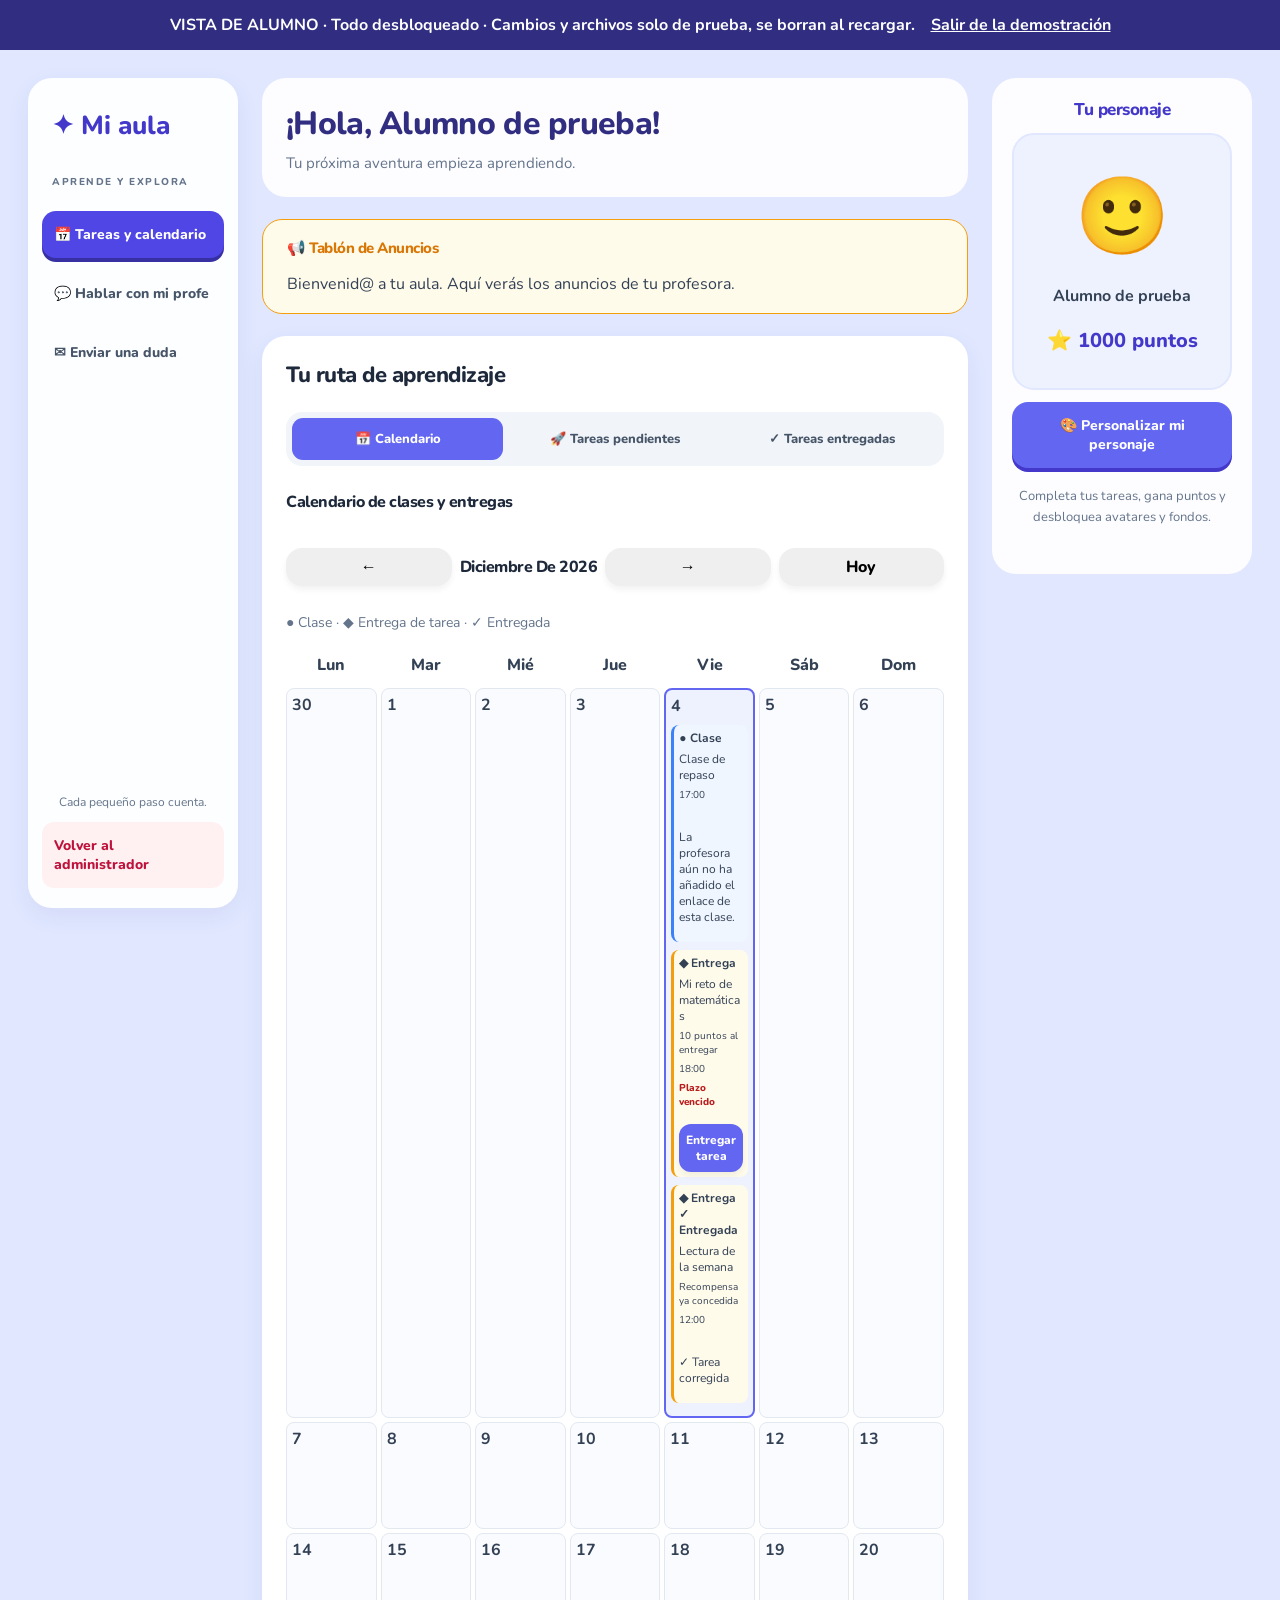
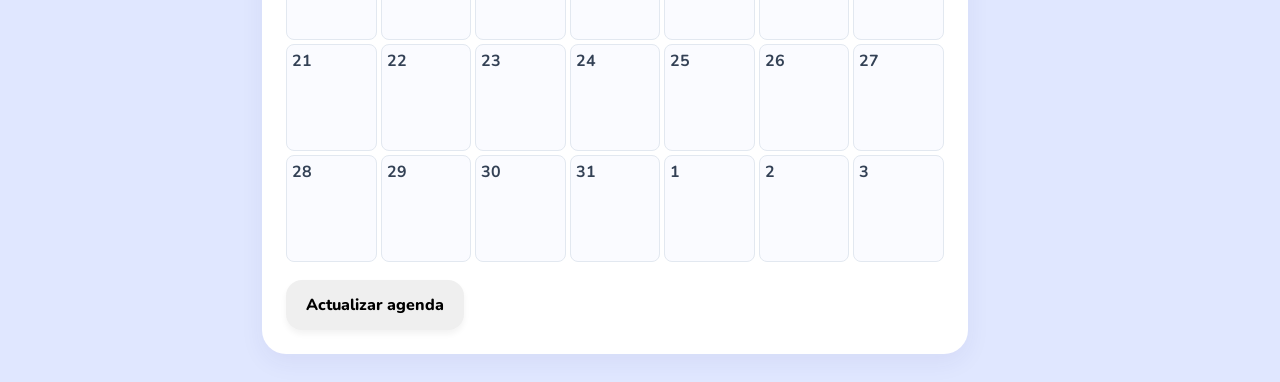
<file: demo-alumno.html>
<!doctype html>
<html lang="es">
<head>
  <meta charset="UTF-8">
  <meta name="viewport" content="width=device-width, initial-scale=1">
  <title>Vista de alumno · Demostración</title>
  <link rel="stylesheet" href="style.css">
  <link rel="stylesheet" href="recompensas.css">
  <link rel="stylesheet" href="alumno.css">
  <link rel="stylesheet" href="responsive.css">
  <style>.oculto { display: none; } .demo-aviso { padding: 14px 22px; background: #312e81; color: white; text-align: center; font-weight: 700; } .demo-aviso a { color: white; margin-left: 16px; }</style>
  <script type="importmap">
    { "imports": { "./login.js": "./demo-datos.js", "./entregas.js": "./demo-datos.js" } }
  </script>
</head>
<body>
  <p id="demo-carga" role="status">Preparando la vista de alumno…</p>
  <script type="module" src="demo-alumno.js"></script>
</body>
</html>
</file>
<file: style.css>
@import url('https://fonts.googleapis.com/css2?family=Nunito:wght@400;700;800&display=swap');

.aviso-chat { margin-top: 12px; padding-top: 12px; border-top: 1px solid #ddd6fe; }
.aviso-chat button { background: #ede9fe; color: #5b21b6; min-width: 0; width: 100%; font-size: 13px; padding: 10px; }
.aviso-chat button:disabled { opacity: .65; cursor: default; transform: none; }
.aviso-chat small { display: block; margin-top: 6px; color: #64748b; }
.aviso-chat p { font-size: 13px; margin: 6px 0 0; }
.aviso-chat p:empty { display: none; }

body {
  font-family: 'Nunito', Arial, sans-serif;
  margin: 0;
  background-color: #e0e7ff;
  color: #334155;
}

.cabecera-principal {
  text-align: center;
  font-size: 3rem; 
  font-weight: 800;
  color: #4338ca; 
  margin-top: 5vh; 
  margin-bottom: -4vh; 
  text-transform: uppercase;
  letter-spacing: 2px;
  text-shadow: 2px 2px 4px rgba(0, 0, 0, 0.1); 
}

.cabecera-subtitulo {
  text-align: center;
  font-size: 2rem; 
  font-weight: 800;
  color: #4338ca; 
  margin-top: 5vh; 
  margin-bottom: -4vh; 
  text-transform: uppercase;
  letter-spacing: 2px;
  text-shadow: 2px 2px 4px rgba(0, 0, 0, 0.1); 
}

/* Ajuste para móviles */
@media (max-width: 600px) {
  .cabecera-principal {
    font-size: 1.8rem;
    margin-top: 3vh;
    margin-bottom: 0;
  }
}

.contenedor-login {
  background: #ffffff;
  padding: 40px 30px;
  border-radius: 24px;
  box-shadow: 0 10px 25px rgba(99, 102, 241, 0.15);
  width: 100%;
  max-width: 450px;
  box-sizing: border-box;
  text-align: center;
  margin: 8vh auto;
  border: 4px solid #ffffff;
}

.bienvenido-alumno {
  font-family: 'Nunito', sans-serif;
  font-weight: 800;
  color: #4338ca;
  text-transform: uppercase;
  letter-spacing: 2px;
  text-shadow: 2px 2px 4px rgba(0, 0, 0, 0.1);
  margin: 0;
}

.cabecera-menu-bienvenido {
  width: 100%;
  max-width: 900px; 
  margin: 4vh auto 0 auto; 
  padding-left: 10px; 
  box-sizing: border-box;
}

#saludo-usuario {
  font-size: 2.2rem;
}


.contenedor-menu {
  background: #ffffff;
  padding: 40px;
  width: 100%;
  max-width: 900px;
  margin: 4vh auto;
  border-radius: 24px;
  min-height: 90vh;
  box-sizing: border-box;
  display: flex;
  flex-direction: column;
  box-shadow: 0 10px 25px rgba(99, 102, 241, 0.15);
}

h2, h3, h4 {
  color: #1e293b;
  font-weight: 800;
  letter-spacing: -0.5px;
}

.contenedor-boton-abajo {
  margin-top: auto;
  display: flex;
  justify-content: flex-end;
  padding-top: 30px;
}

input {
  width: 100%;
  padding: 14px 16px;
  margin: 10px 0;
  border: 2px solid #cbd5e1;
  border-radius: 12px;
  box-sizing: border-box;
  font-family: 'Nunito', sans-serif;
  font-size: 16px;
  font-weight: 700;
  transition: all 0.3s ease;
  background-color: #f8fafc;
  color: #334155;
}

input::placeholder {
  color: #94a3b8;
  font-weight: 700;
}

input:focus {
  outline: none;
  border-color: #6366f1;
  background-color: #ffffff;
  box-shadow: 0 0 0 4px rgba(99, 102, 241, 0.15);
}

.botones {
  display: flex;
  flex-wrap: wrap;
  gap: 12px;
  margin-top: 20px;
  margin-bottom: 25px;
}

button {
  flex: 1;
  min-width: 120px;
  padding: 14px 20px;
  border: none;
  border-radius: 16px;
  cursor: pointer;
  font-family: 'Nunito', sans-serif;
  font-weight: 800;
  font-size: 16px;
  transition: all 0.2s cubic-bezier(0.4, 0, 0.2, 1);
  box-shadow: 0 4px 6px rgba(0,0,0,0.05);
}

button:hover {
  transform: translateY(-3px);
  box-shadow: 0 8px 15px rgba(0,0,0,0.1);
}

button:active {
  transform: translateY(1px);
  box-shadow: 0 2px 4px rgba(0,0,0,0.05);
}

#btn-iniciarSesion, #btn-tabla, #btn-test {
  background-color: #6366f1 !important;
  color: white !important;
}

#btn-crearCuenta, #btn-anadir, #btn-anadir-test {
  background-color: #10b981 !important;
  color: white !important;
}

#btn-volver {
  background-color: #94a3b8 !important;
  color: white !important;
}

#btn-cerrarSesion {
  background-color: #f43f5e !important;
  color: white !important;
  border-radius: 12px;
  flex: none;
  min-width: 150px;
}

#mensaje-salida {
  margin-top: 20px;
  padding: 15px;
  border-radius: 12px;
  background-color: #fff1f2;
  color: #e11d48;
  font-size: 15px;
  font-weight: 800;
  display: none;
  border: 2px solid #ffe4e6;
}

.btn-admin-estilizado {
  background-color: #0ea5e9 !important;
  color: white !important;
  padding: 12px 20px !important;
  border: none !important;
  border-radius: 12px !important;
  cursor: pointer !important;
  font-weight: 800 !important;
  font-size: 15px !important;
}

#btn-eliminar-cuenta {
  background-color: #f43f5e !important;
}

.lista-elegante {
  background: #ffffff;
  border: 2px solid #e2e8f0;
  border-radius: 16px;
  padding: 20px;
  margin-bottom: 20px;
  box-shadow: 0 4px 6px rgba(0, 0, 0, 0.02);
}

.item-matriculado {
  padding: 12px;
  border-bottom: 2px dashed #e2e8f0;
  color: #334155;
  font-size: 16px;
  font-weight: 700;
  display: flex;
  align-items: center;
}

.item-matriculado:last-child {
  border-bottom: none;
}

.item-matriculado::before {
  content: "•";
  margin-right: 12px;
  font-size: 20px;
}

.btn-eliminar-item {
  background-color: #f43f5e !important;
  color: white !important;
  border: none !important;
  padding: 6px 14px !important;
  border-radius: 8px !important;
  cursor: pointer !important;
  margin-left: auto !important;
  font-size: 13px !important;
  font-weight: 800 !important;
  box-shadow: none !important;
}

/* --- DISEÑO DEL CHAT PRIVADO --- */
#seccion-chat {
  border: 2px solid #8b5cf6;
  border-radius: 20px;
  padding: 15px;
  background-color: #fdfcff;
  margin-top: 20px;
  box-shadow: 0 4px 15px rgba(139, 92, 246, 0.1);
}

#caja-mensajes {
  height: 300px;
  overflow-y: auto;
  background: #ffffff;
  border: 1px solid #e2e8f0;
  padding: 15px;
  border-radius: 12px;
  margin-bottom: 15px;
  display: flex;
  flex-direction: column;
  gap: 10px;
}

/* Burbujas de mensajes */
.mensaje {
  padding: 10px 14px;
  border-radius: 15px;
  max-width: 85%;
  font-size: 14px;
  line-height: 1.4;
  position: relative;
}

.mensaje-mio {
  align-self: flex-end;
  background-color: #8b5cf6;
  color: white;
  border-bottom-right-radius: 2px;
}

.mensaje-otro {
  align-self: flex-start;
  background-color: #f1f5f9;
  color: #1e293b;
  border-bottom-left-radius: 2px;
  border: 1px solid #e2e8f0;
}

.fecha-chat {
  display: block;
  font-size: 10px;
  margin-bottom: 4px;
  opacity: 0.8;
}

#input-texto-chat {
  border: 2px solid #e2e8f0;
  border-radius: 10px;
  padding: 10px;
  transition: border-color 0.2s;
}

#input-texto-chat:focus {
  border-color: #8b5cf6;
  outline: none;
}

/*AQUÍ TERMINA EL CHAT PRIVADO*/

.btn-eliminar-item:hover {
  background-color: #e11d48 !important;
  transform: scale(1.05) !important;
  box-shadow: 0 4px 8px rgba(244, 63, 94, 0.3) !important;
}

#admin-controls, #admin-controls-test {
  background-color: #f8fafc !important;
  border: 2px solid #e2e8f0 !important;
  border-radius: 16px !important;
  padding: 20px !important;
}

table {
  width: 100%;
  border-collapse: separate;
  border-spacing: 0;
  margin-top: 20px;
  border-radius: 16px;
  overflow: hidden;
  border: 2px solid #e2e8f0;
}

th, td {
  padding: 14px 16px;
  text-align: left;
  border-bottom: 1px solid #e2e8f0;
}

th {
  background-color: #f8fafc;
  color: #475569;
  font-weight: 800;
  text-transform: uppercase;
  font-size: 14px;
  letter-spacing: 0.5px;
}

tr:last-child td {
  border-bottom: none;
}

td a {
  color: #6366f1;
  font-weight: 800;
  text-decoration: none;
  padding: 8px 14px;
  background-color: #e0e7ff;
  border-radius: 10px;
  transition: all 0.2s ease;
  display: inline-block;
}

td a:hover {
  background-color: #6366f1;
  color: #ffffff;
  transform: translateY(-2px);
  box-shadow: 0 4px 8px rgba(99, 102, 241, 0.2);
}

::-webkit-scrollbar {
  width: 12px;
}

::-webkit-scrollbar-track {
  background: #f1f5f9;
}

::-webkit-scrollbar-thumb {
  background: #cbd5e1;
  border-radius: 10px;
  border: 3px solid #f1f5f9;
}

::-webkit-scrollbar-thumb:hover {
  background: #94a3b8;
}

.btn-hacer-admin-item {
  background-color: #10b981 !important;
  color: white !important;
  border: none !important;
  padding: 6px 14px !important;
  border-radius: 8px !important;
  cursor: pointer !important;
  margin-left: auto !important;
  font-size: 13px !important;
  font-weight: 800 !important;
  box-shadow: none !important;
}

.btn-hacer-admin-item:hover {
  background-color: #059669 !important;
  transform: scale(1.05) !important;
  box-shadow: 0 4px 8px rgba(16, 185, 129, 0.3) !important;
}
/* Estado y renovación de las matrículas. */
.alerta-suscripciones {
  padding: 14px;
  border: 1px solid #f59e0b;
  border-radius: 12px;
  background: #fffbeb;
  color: #92400e;
  width: 100%;
  box-sizing: border-box;
}
.item-matriculado.suscripcion-caducada {
  border: 1px solid #f59e0b;
  background: #fffbeb;
  color: #92400e;
}
#lista-matriculados .item-matriculado {
  flex-wrap: wrap;
  gap: 12px;
}
#lista-matriculados button:disabled { opacity: .65; cursor: wait; }

.agenda-form { display: grid; grid-template-columns: repeat(2, minmax(0, 1fr)); gap: 14px; padding: 20px; background: #f8fafc; border: 1px solid #cbd5e1; border-radius: 16px; }
.agenda-form.oculto { display: none; }
.agenda-form h4 { grid-column: 1 / -1; margin: 0; }
.agenda-form label { display: flex; flex-direction: column; text-align: left; font-weight: 700; min-width: 0; }
.agenda-form input, .agenda-form select { width: 100%; box-sizing: border-box; margin: 6px 0 0; padding: 12px; border: 2px solid #cbd5e1; border-radius: 12px; font: inherit; background: white; }
.agenda-navegacion { display: flex; align-items: center; justify-content: space-between; gap: 8px; flex-wrap: wrap; }
.agenda-navegacion button { min-width: auto; padding: 8px 14px; }
.agenda-navegacion h4 { text-transform: capitalize; }
.agenda-calendario-scroll { overflow-x: auto; }
.agenda-calendario { display: grid; grid-template-columns: repeat(7, minmax(0, 1fr)); min-width: 700px; gap: 4px; }
.agenda-dia-semana { text-align: center; font-weight: 800; padding: 8px; }
.agenda-dia { min-height: 100px; border: 1px solid #e2e8f0; border-radius: 8px; padding: 5px; min-width: 0; }
.agenda-otro-mes { background: #f1f5f9; }
.agenda-hoy { border: 2px solid #6366f1; }
.agenda-cita { display: flex; flex-direction: column; gap: 5px; padding: 10px; border-radius: 8px; margin: 8px 0; text-align: left; overflow-wrap: anywhere; }
.agenda-clase { background: #eff6ff; border-left: 3px solid #3b82f6; }
.agenda-tarea { background: #fffbeb; border-left: 3px solid #f59e0b; }
.agenda-calendario .agenda-cita { font-size: 12px; padding: 5px; }
.agenda-acciones { display: flex; flex-wrap: wrap; gap: 5px; }
.agenda-acciones button { font-size: 12px; padding: 5px 8px; min-width: 0; margin: 0; box-shadow: none; }
.agenda-vencida { color: #b91c1c; font-weight: 800; }
.agenda-leyenda { color: #64748b; font-size: 14px; }
@media (max-width: 600px) { .agenda-form { grid-template-columns: 1fr; padding: 12px; } .contenedor-menu { padding: 18px; } }

.agenda-modal { border: 0; border-radius: 20px; width: min(560px, calc(100% - 32px)); max-height: 85vh; padding: 0; box-shadow: 0 20px 80px #1e1b4b55; }
.agenda-modal::backdrop { background: #1e1b4b88; }
.agenda-modal .agenda-form { grid-template-columns: 1fr; border: 0; }
.agenda-modal fieldset { border: 0; padding: 0; margin: 0; display: grid; gap: 14px; min-width: 0; }
.agenda-modal fieldset.oculto { display: none; }
.agenda-revision textarea { display: block; width: 100%; min-height: 90px; box-sizing: border-box; border: 1px solid #cbd5e1; border-radius: 10px; padding: 10px; font: inherit; resize: vertical; }
.agenda-revision button { margin-top: 10px; }
.acciones-alumno { display: flex; flex-direction: column; gap: 8px; margin-top: 10px; }
.acciones-alumno .accion-alumno-principal { display: block; box-sizing: border-box; width: 100%; min-width: 0; padding: 12px 16px; background: #6366f1; color: #fff; border: 0; border-radius: 12px; font: inherit; font-weight: 800; text-decoration: none; text-align: center; cursor: pointer; }
.acciones-alumno .accion-alumno-principal:hover { background: #4338ca; }
.acciones-alumno .accion-alumno-principal:focus-visible { outline: 3px solid #4338ca; outline-offset: 3px; }
.acciones-alumno .accion-alumno-enunciado { color: #4338ca; font-weight: 800; }
.agenda-calendario .acciones-alumno .accion-alumno-principal { padding: 8px 5px; font-size: 12px; }
#seccion-agenda nav button[aria-pressed="true"] { background: #6366f1; color: white; }
#agenda-actualizar { margin-top: 18px; }
#admin-selector-chat label {
  display: block;
  margin-bottom: 8px;
  color: #6d28d9;
  font-size: 14px;
  font-weight: 800;
}
#select-usuario-chat {
  appearance: none;
  width: 100%;
  min-height: 48px;
  box-sizing: border-box;
  padding: 12px 44px 12px 16px;
  border: 2px solid #ddd6fe;
  border-radius: 12px;
  font-family: 'Nunito', Arial, sans-serif;
  font-size: 16px;
  font-weight: 700;
  color: #5b21b6;
  background-color: #f5f3ff;
  background-image: url("data:image/svg+xml,%3Csvg xmlns='http://www.w3.org/2000/svg' width='20' height='20' viewBox='0 0 24 24' fill='none' stroke='%237c3aed' stroke-width='2' stroke-linecap='round' stroke-linejoin='round'%3E%3Cpath d='m6 9 6 6 6-6'/%3E%3C/svg%3E");
  background-repeat: no-repeat;
  background-position: right 14px center;
  cursor: pointer;
}
#select-usuario-chat:hover { border-color: #a78bfa; }
#select-usuario-chat:focus-visible {
  outline: 3px solid #c4b5fd;
  outline-offset: 2px;
  border-color: #8b5cf6;
  background-color: #ffffff;
}
#select-usuario-chat option { background: #ffffff; color: #334155; }
.agenda-calendario .agenda-cita-resumen {
  display: block;
  width: 100%;
  min-width: 0;
  margin: 5px 0;
  padding: 6px;
  border-radius: 6px;
  color: #334155;
  font-size: 12px;
  line-height: 1.35;
  text-align: left;
  overflow: hidden;
  white-space: nowrap;
  text-overflow: ellipsis;
  box-shadow: none;
}
.agenda-calendario .agenda-cita-resumen:hover { transform: none; outline: 1px solid #6366f1; }
.agenda-cita-resumen:focus-visible { outline: 2px solid #6366f1; outline-offset: 2px; }
.detalle-cita-contenido { padding: 20px; }
.chat-cabecera-mensaje { display: flex; justify-content: space-between; align-items: baseline; gap: 6px 16px; flex-wrap: wrap; margin-bottom: 5px; font-size: 12px; }
.chat-cabecera-mensaje strong { color: #5b21b6; overflow-wrap: anywhere; }
.chat-cabecera-mensaje time { color: #64748b; font-size: 11px; margin-left: auto; }
.chat-texto-mensaje { white-space: pre-wrap; overflow-wrap: anywhere; }
</file>
<file: recompensas.css>
.perfil-lateral { position: fixed; top: 30px; left: max(12px, calc(50% - 650px)); width: 155px; padding: 16px; box-sizing: border-box; border-radius: 20px; background: white; text-align: center; box-shadow: 0 8px 24px #4338ca18; overflow-wrap: anywhere; }
.perfil-avatar { font-size: 58px; margin: 8px; }
.perfil-lateral button { min-width: 0; font-size: 13px; padding: 10px; background: #e0e7ff; color: #4338ca; }
.tienda-grid { display: grid; grid-template-columns: repeat(auto-fit, minmax(170px, 1fr)); gap: 16px; }
.tienda-item { border: 2px solid #e0e7ff; border-radius: 18px; padding: 14px; text-align: center; display: flex; flex-direction: column; gap: 8px; }
.tienda-item h4, .tienda-item p { margin: 4px 0; }
.tienda-vista { border-radius: 12px; background: #eef2ff; font-size: 56px; padding: 18px 6px; }
.tienda-item.bloqueado { border-style: dashed; }
.tienda-item button { flex: none; margin-top: auto; font-size: 14px; min-width: 0; background: #6366f1; color: white; }
.tienda-item button:disabled { opacity: .6; cursor: default; transform: none; }
.fila-puntos { display: flex; align-items: center; flex-wrap: wrap; gap: 14px; padding: 16px 0; border-bottom: 1px solid #e0e7ff; }
.fila-puntos strong { flex: 1; min-width: 150px; }
.fila-puntos label { width: 130px; font-size: 13px; }
.fila-puntos button { flex: none; background: #6366f1; color: white; }
@media (max-width: 1300px) { .perfil-lateral { position: static; width: min(90%, 900px); margin: 20px auto; display: flex; align-items: center; justify-content: center; gap: 16px; flex-wrap: wrap; } .perfil-avatar { font-size: 40px; } }
.agenda-form .oculto { display: none; }
.fila-puntos .btn-quitar-puntos { background: #fff1f2; color: #be123c; }
.fila-puntos button:disabled { opacity: .5; cursor: default; transform: none; }
.galaxia-efectos { position: fixed; inset: 0; pointer-events: none; z-index: 0; overflow: hidden; background-image: radial-gradient(1.5px 1.5px at 18px 24px, white 95%, transparent), radial-gradient(1px 1px at 78px 99px, #e0e7ff 95%, transparent), radial-gradient(2px 2px at 143px 40px, #fde68a 95%, transparent); background-size: 173px 157px, 239px 211px, 337px 293px; }
.vista-alumno .alumno-layout { position: relative; z-index: 1; }
.galaxia-cohete { position: fixed; top: 12px; left: 0; z-index: 2; width: clamp(150px, 19vw, 260px); height: auto; pointer-events: none; }
.tienda-tipo { letter-spacing: 1.4px; color: #64748b; font-weight: 800; }
.tienda-galaxia { position: relative; }
.tienda-galaxia::after { content: '✦ · ✧ · ✦'; position: absolute; inset: 8px; color: white; font-size: 20px; letter-spacing: 12px; pointer-events: none; }
@media (prefers-reduced-motion: reduce) { .galaxia-cohete { display: none; } }
.fondo-recorrido { position: fixed; inset: 0; z-index: 0; pointer-events: none; background-repeat: no-repeat; background-color: #172554; background-size: auto max(150vh, 150vw); background-position: center top; }
.vista-alumno.fondo-con-recorrido .alumno-layout { min-height: 155vh; box-sizing: border-box; }
.tienda-vista.tienda-paisaje { min-height: 160px; background-position: center !important; font-size: 36px; text-shadow: 0 2px 8px #0008; }
.premio-desbloqueado { width: min(340px, calc(100vw - 48px)); box-sizing: border-box; padding: 24px; border: 2px solid #c7d2fe; border-radius: 24px; text-align: center; color: #334155; box-shadow: 0 24px 80px #312e8140; }
.premio-desbloqueado::backdrop { background: #1e1b4b66; }
.premio-vista { height: 155px; display: grid; place-items: center; border-radius: 16px; background: #eef2ff; font-size: 90px; }
.premio-desbloqueado h3 { font-size: 25px; color: #4338ca; margin: 18px 0 8px; }
.premio-desbloqueado p { line-height: 1.6; font-size: 15px; }
.premio-desbloqueado button { background: #6366f1; color: white; width: 100%; }
</file>
<file: alumno.css>
.vista-alumno { min-height: 100vh; }
.vista-alumno .alumno-layout { display: grid; grid-template-columns: 210px minmax(0, 1fr) 260px; gap: 24px; max-width: 1600px; margin: auto; padding: 28px; align-items: start; }
.vista-alumno .alumno-nav { position: sticky; top: 24px; display: flex; flex-direction: column; gap: 12px; min-height: calc(100vh - 110px); border-radius: 24px; background: #ffffffed; padding: 20px 14px; box-shadow: 0 8px 24px #312e8110; }
.vista-alumno .alumno-marca { color: #4338ca; font-size: 26px; font-weight: 800; padding: 10px; }
.vista-alumno .alumno-nav-titulo { font-size: 10px; letter-spacing: 1.5px; color: #64748b; font-weight: 800; padding-left: 10px; }
.vista-alumno .alumno-nav button { flex: none; min-width: 0; text-align: left; padding: 14px 12px; border-radius: 14px; box-shadow: none; font-size: 14px; background: transparent !important; color: #475569 !important; }
.vista-alumno .alumno-nav button:hover { background: #eef2ff !important; transform: none; }
.vista-alumno .alumno-nav button.alumno-activo { background: #4f46e5 !important; color: white !important; box-shadow: 0 4px 0 #3730a3; }
.vista-alumno .alumno-nav-pie { margin-top: auto; padding-top: 40px; }
.vista-alumno .alumno-nav-pie p { color: #64748b; font-size: 12px; text-align: center; }
.vista-alumno .alumno-nav #btn-cerrarSesion { background: #fff1f2 !important; color: #be123c !important; width: 100%; }
.vista-alumno .contenedor-menu { width: 100%; max-width: none; margin: 0; padding: 0; background: transparent; box-shadow: none; border-radius: 0; min-height: 0; min-width: 0; }
.vista-alumno .cabecera-menu-bienvenido { width: 100%; max-width: none; margin: 0 0 22px; padding: 24px; border-radius: 24px; background: #ffffffed; box-sizing: border-box; }
.vista-alumno #saludo-usuario { font-size: clamp(24px, 2.5vw, 34px); letter-spacing: -.7px; text-transform: none; text-shadow: none; color: #312e81; }
.vista-alumno .alumno-subtitulo { margin: 8px 0 0; font-size: 15px; color: #64748b; }
.vista-alumno #seccion-agenda, .vista-alumno #seccion-chat, .vista-alumno #seccion-recompensas, .vista-alumno #seccion-dudas { padding: 24px; border: 0; border-radius: 24px; background: white; margin-top: 0 !important; box-shadow: 0 8px 24px #312e8110; }
.vista-alumno #seccion-agenda > h3 { margin-top: 0; font-size: 22px; }
.vista-alumno #seccion-agenda > nav { background: #f1f5f9; border-radius: 16px; padding: 6px; gap: 6px; }
.vista-alumno #seccion-agenda > nav button { min-width: 0; padding: 12px 10px; font-size: 13px; border-radius: 11px; box-shadow: none; }
.vista-alumno #seccion-agenda > nav button[aria-pressed="false"] { background: transparent; color: #475569; }
.vista-alumno .agenda-calendario { min-width: 560px; }
.vista-alumno .agenda-dia { min-height: 95px; background: #fafbff; }
.vista-alumno .agenda-hoy { background: #eef2ff; }
.vista-alumno #agenda-pendientes, .vista-alumno #agenda-entregadas { display: grid; grid-template-columns: repeat(auto-fit, minmax(min(100%, 245px), 1fr)); gap: 14px; }
.vista-alumno #agenda-pendientes .agenda-cita, .vista-alumno #agenda-entregadas .agenda-cita { padding: 18px; border-radius: 16px; margin: 0; gap: 10px; }
.vista-alumno .alumno-derecha { min-width: 0; padding: 20px; border-radius: 24px; background: #ffffffed; }
.vista-alumno .alumno-panel-titulo { margin: 0; font-size: 17px; text-align: center; color: #4338ca; }
.vista-alumno .perfil-lateral { position: static; display: block; width: 100%; margin: 12px 0; padding: 14px; background: #eef2ff; box-shadow: none; border: 2px solid #e0e7ff; border-radius: 22px; }
.vista-alumno .perfil-avatar { font-size: 76px; padding: 8px; }
.vista-alumno .perfil-lateral p { color: #4338ca; font-size: 20px; font-weight: 800; }
.vista-alumno .perfil-lateral button { display: none; }
.vista-alumno #btn-recompensas { width: 100%; background: #6366f1; color: white; min-width: 0; font-size: 14px; box-shadow: 0 4px 0 #4338ca; }
.vista-alumno .alumno-consejo { color: #64748b; font-size: 13px; line-height: 1.6; text-align: center; margin: 18px 0 26px; }
.vista-alumno #seccion-anuncios { padding: 18px 24px; margin-bottom: 22px !important; border: 1px solid #fde68a; border-radius: 20px; box-shadow: none; }
.vista-alumno #seccion-anuncios h3 { font-size: 15px; }
.vista-alumno :focus-visible { outline: 3px solid #818cf8; outline-offset: 3px; }
@media (max-width: 1150px) {
  .vista-alumno .alumno-layout { grid-template-columns: 175px minmax(0, 1fr); gap: 18px; padding: 20px; }
  .vista-alumno .alumno-derecha { grid-column: 2; }
  .vista-alumno .alumno-nav { grid-row: 1 / 3; }
}
@media (max-width: 700px) {
  .vista-alumno .alumno-layout { display: flex; flex-direction: column; padding: 12px; gap: 16px; }
  .vista-alumno .alumno-nav { position: static; min-height: 0; width: 100%; box-sizing: border-box; display: grid; grid-template-columns: repeat(3, minmax(0, 1fr)); padding: 12px; gap: 8px; }
  .vista-alumno .alumno-marca { grid-column: 1 / -1; font-size: 22px; }
  .vista-alumno .alumno-nav-titulo, .vista-alumno .alumno-nav-pie p { display: none; }
  .vista-alumno .alumno-nav button { text-align: center; font-size: 12px; padding: 12px 6px; }
  .vista-alumno .alumno-nav-pie { grid-column: 1 / -1; padding: 0; margin: 0; }
  .vista-alumno .alumno-derecha { width: 100%; box-sizing: border-box; }
  .vista-alumno #seccion-agenda, .vista-alumno #seccion-chat, .vista-alumno #seccion-recompensas, .vista-alumno #seccion-dudas { padding: 16px; }
  .vista-alumno .cabecera-menu-bienvenido { padding: 20px; }
}
@media (prefers-reduced-motion: reduce) { .vista-alumno * { transition: none !important; scroll-behavior: auto !important; } }
</file>
<file: responsive.css>
.navegacion-contenido { display: contents; }
.navegacion-movil, .agenda-movil-vacia { display: none; }

@media (max-width: 760px) {
  *, *::before, *::after { box-sizing: border-box; }
  body { overflow-wrap: anywhere; font-size: 14px; line-height: 1.4; }
  input, select, textarea { min-width: 0; max-width: 100%; font-size: 16px; }
  button { min-width: 0; min-height: 44px; padding: 8px 10px; font-size: 13px; white-space: normal; }
  button:hover { transform: none; }
  img { max-width: 100%; }
  .vista-alumno .alumno-layout, .vista-admin .admin-layout {
    display: flex; flex-direction: column; gap: 8px; padding: 8px;
  }
  .vista-alumno .alumno-nav, .vista-admin .admin-nav {
    position: static; display: block; width: 100%; min-height: 0; padding: 4px 8px;
  }
  .navegacion-movil { display: block; width: 100%; background: #eef2ff; color: #4338ca; text-align: left; }
  .navegacion-contenido { display: none; }
  .menu-abierto .navegacion-contenido { display: flex; flex-direction: column; gap: 8px; padding-top: 14px; }
  .navegacion-contenido > button { width: 100%; }
  .vista-alumno .alumno-nav-pie, .vista-admin .admin-nav-pie { margin-top: 12px; }
  .vista-alumno .contenedor-menu, .vista-admin .contenedor-menu {
    width: 100%; min-width: 0; min-height: 0; margin: 0; padding: 0;
  }
  .vista-alumno .cabecera-menu-bienvenido, .vista-admin .cabecera-menu-bienvenido { padding: 12px; margin: 0 0 8px; border-radius: 16px; }
  .vista-alumno #saludo-usuario, .vista-admin #saludo-usuario { font-size: 20px; letter-spacing: 0; }
  .vista-alumno .contenedor-menu > section, .vista-admin .admin-panel,
  .vista-alumno #seccion-chat, .vista-alumno #seccion-dudas { padding: 14px; min-width: 0; }
  .vista-alumno .alumno-derecha { order: -1; width: 100%; padding: 12px; }
  .vista-alumno .alumno-nav { order: -2; }
  .vista-alumno .alumno-panel-titulo, .vista-alumno .alumno-consejo { display: none; }
  .vista-alumno .perfil-lateral { display: flex; align-items: center; justify-content: center; gap: 10px; flex-wrap: wrap; padding: 0; margin: 0 0 10px; }
  .vista-alumno .perfil-avatar { font-size: 40px; margin: 0; }
  .vista-alumno .perfil-lateral p { margin: 4px; }
  .vista-alumno #btn-recompensas { width: 100%; margin: 0; }
  .vista-alumno.fondo-con-recorrido .alumno-layout { min-height: 100svh; }
  .botones { gap: 6px; margin: 10px 0; }
  #seccion-agenda > nav { display: grid; grid-template-columns: repeat(3, minmax(0, 1fr)); }
  #seccion-agenda > nav button { text-align: center; }
  .agenda-navegacion { display: grid; grid-template-columns: 36px minmax(0, 1fr) 36px 44px; gap: 4px; }
  #agenda-mes { margin: 8px 0; text-align: center; }
  #mes-hoy { grid-column: auto; }
  .agenda-calendario-scroll { overflow: visible; }
  .agenda-calendario, .vista-alumno .agenda-calendario { display: block; min-width: 0; }
  .agenda-dia-semana, .agenda-dia { display: none; }
  .agenda-dia.agenda-con-citas:not(.agenda-otro-mes) { display: block; min-height: 0; padding: 12px; margin: 12px 0; background: #fff; }
  .agenda-con-citas > strong { display: none; }
  .agenda-con-citas::before { content: attr(data-fecha); display: block; font-weight: 800; text-transform: capitalize; margin-bottom: 8px; }
  .agenda-calendario .agenda-cita { font-size: 15px; padding: 12px; }
  .agenda-calendario .agenda-cita-resumen { white-space: normal; font-size: 15px; padding: 12px; }
  .agenda-calendario .acciones-alumno .accion-alumno-principal { font-size: 15px; padding: 12px; }
  .agenda-movil-vacia { display: block; padding: 16px; background: #f8fafc; border-radius: 12px; }
  .agenda-modal, .premio-desbloqueado { max-height: calc(100dvh - 24px); overflow-y: auto; width: calc(100% - 24px); max-width: 560px; }
  .agenda-modal .agenda-form, .detalle-cita-contenido { padding: 16px; }
  #input-texto-chat { width: 0; min-width: 0; }
  #caja-mensajes { max-height: 45dvh; }
  .mensaje { max-width: 95%; }
  #seccion-chat button { min-width: 0; }
  #admin-controls-anuncios > div { flex-direction: column; }
  .fila-puntos { display: grid; grid-template-columns: 1fr 1fr; gap: 10px; }
  .fila-puntos strong { grid-column: 1 / -1; min-width: 0; }
  .fila-puntos label { width: auto; grid-column: 1 / -1; }
  .tienda-grid { grid-template-columns: repeat(2, minmax(0, 1fr)); gap: 8px; }
  .tienda-item { padding: 10px; min-width: 0; }
  .item-matriculado { flex-wrap: wrap; gap: 10px; }
  .lista-elegante { padding: 14px; }
  .pagina-login { background-size: auto 100svh; background-position: left top; }
  .login-escena { padding: 18px 14px 28px; min-height: 100svh; }
  .login-titulo-fondo { margin: 0 auto; padding: 16px; }
  .pagina-login .cabecera-principal { font-size: clamp(1.35rem, 6vw, 1.8rem); letter-spacing: 1px; }
  .pagina-login .cabecera-subtitulo { font-size: 1.3rem; }
  .pagina-login .contenedor-login { margin: 24px auto 0; padding: 22px 18px; background: #fffffff2; }
  .pagina-login .logo-academia { width: 80px; margin-bottom: 10px; }
  .demo-aviso { font-size: 14px; }

  /* Las reglas específicas evitan que los tamaños de escritorio prevalezcan. */
  .vista-alumno #seccion-agenda, .vista-alumno #seccion-recompensas,
  .vista-alumno #seccion-chat, .vista-alumno #seccion-dudas,
  .vista-admin .admin-panel { padding: 12px; border-radius: 16px; }
  .vista-alumno .alumno-subtitulo, .vista-admin .admin-subtitulo { font-size: 12px; margin-top: 4px; }
  .vista-alumno #seccion-agenda > h3, .vista-admin .admin-panel > h3 { font-size: 18px; margin-bottom: 10px; }
  .vista-alumno #seccion-anuncios, .vista-admin #seccion-anuncios { padding: 10px 12px; margin-bottom: 8px !important; }
  #seccion-anuncios h3 { margin-bottom: 6px; }
  #seccion-anuncios p { margin: 6px 0; }
  .vista-alumno .alumno-derecha { display: grid; grid-template-columns: minmax(0, 1fr) 112px; align-items: center; gap: 8px; padding: 8px; border-radius: 16px; }
  .vista-alumno .perfil-lateral { display: grid; grid-template-columns: 32px minmax(0, 1fr); gap: 0 6px; border: 0; border-radius: 10px; padding: 6px; margin: 0; text-align: left; }
  .vista-alumno .perfil-avatar { grid-row: 1 / 3; font-size: 28px; padding: 0; }
  .vista-alumno .perfil-lateral strong { font-size: 12px; }
  .vista-alumno .perfil-lateral p { grid-column: 2; font-size: 12px; margin: 0; }
  .vista-alumno #btn-recompensas { font-size: 12px; padding: 8px; box-shadow: none; }
  .vista-alumno #seccion-agenda > nav button, .vista-admin #seccion-agenda > nav button { font-size: 11px; padding: 6px 3px; line-height: 1.3; }
  .agenda-navegacion button { padding: 6px; }
  #agenda-mes { font-size: 13px; }
  #vista-calendario > h4 { margin: 10px 0 6px; font-size: 14px; }
  .agenda-leyenda { font-size: 11px; margin: 6px 0; }
  .agenda-dia.agenda-con-citas:not(.agenda-otro-mes) { padding: 8px; margin: 8px 0; }
  .agenda-calendario .agenda-cita, .agenda-calendario .agenda-cita-resumen { font-size: 13px; padding: 8px; }
  .vista-alumno #agenda-pendientes .agenda-cita, .vista-alumno #agenda-entregadas .agenda-cita { padding: 10px; gap: 4px; font-size: 13px; }
  .agenda-calendario .acciones-alumno .accion-alumno-principal { font-size: 13px; padding: 10px; }
  .tienda-vista { font-size: 36px; padding: 10px 4px; }
  .tienda-vista.tienda-paisaje { min-height: 90px; }
  .tienda-item { gap: 4px; font-size: 12px; }
  .tienda-item h4 { font-size: 14px; }
  .tienda-item button { font-size: 12px; padding: 8px; }
  .matricula-tarjeta { padding: 12px; gap: 10px; }
  .matriculas-resumen { gap: 6px; }
  .matriculas-resumen > div { padding: 8px; }
  .matriculas-resumen strong { font-size: 20px; }
  .fila-puntos { padding: 10px 0; gap: 6px; }
  .pagina-login .login-escena { padding: 12px; }
  .pagina-login .login-titulo-fondo { padding: 10px 14px; border-radius: 16px; }
  .pagina-login .cabecera-principal { font-size: 21px; }
  .pagina-login .cabecera-subtitulo { font-size: 17px; margin-top: 6px; }
  .pagina-login .contenedor-login { margin-top: 14px; padding: 16px; }
  .pagina-login .logo-academia { width: 60px; margin-bottom: 4px; }
  .pagina-login input { padding: 10px 12px; margin: 6px 0; }
  .pagina-login h2 { font-size: 20px; margin: 10px 0; }
}
</file>
